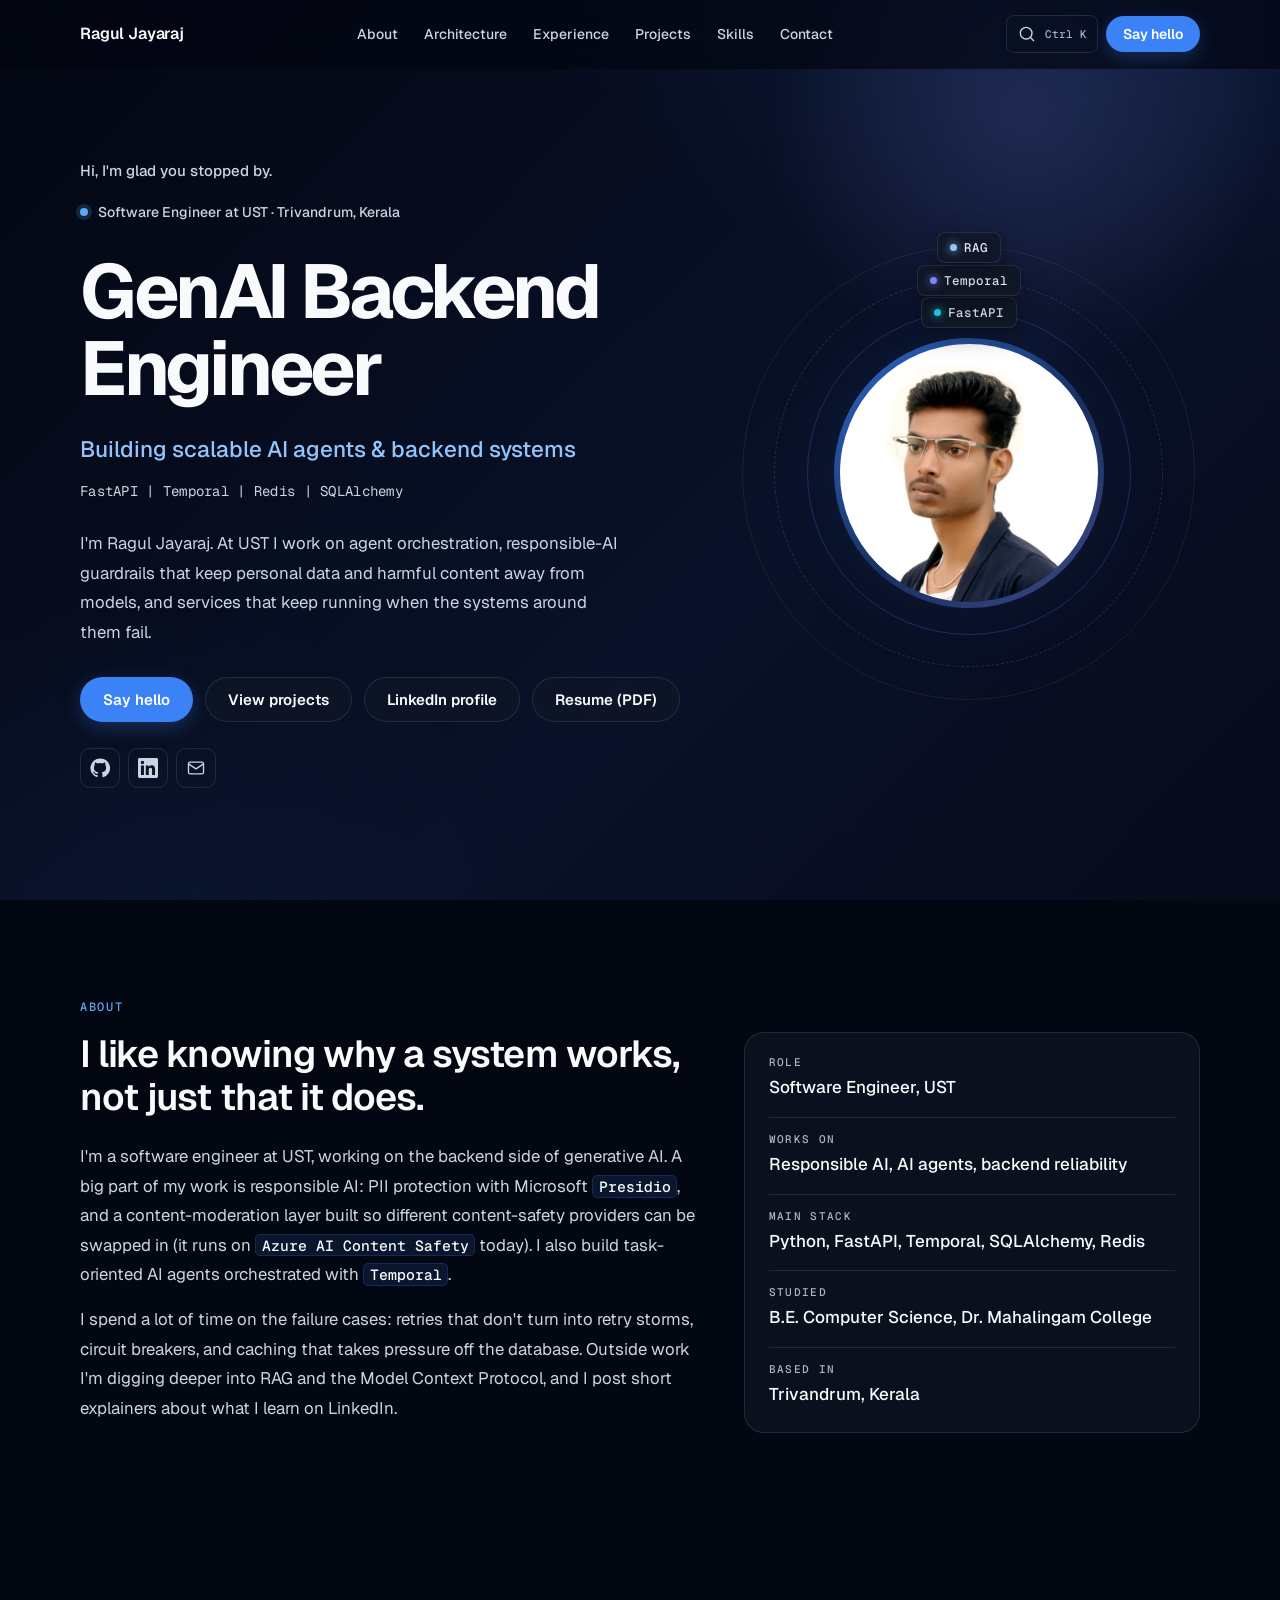
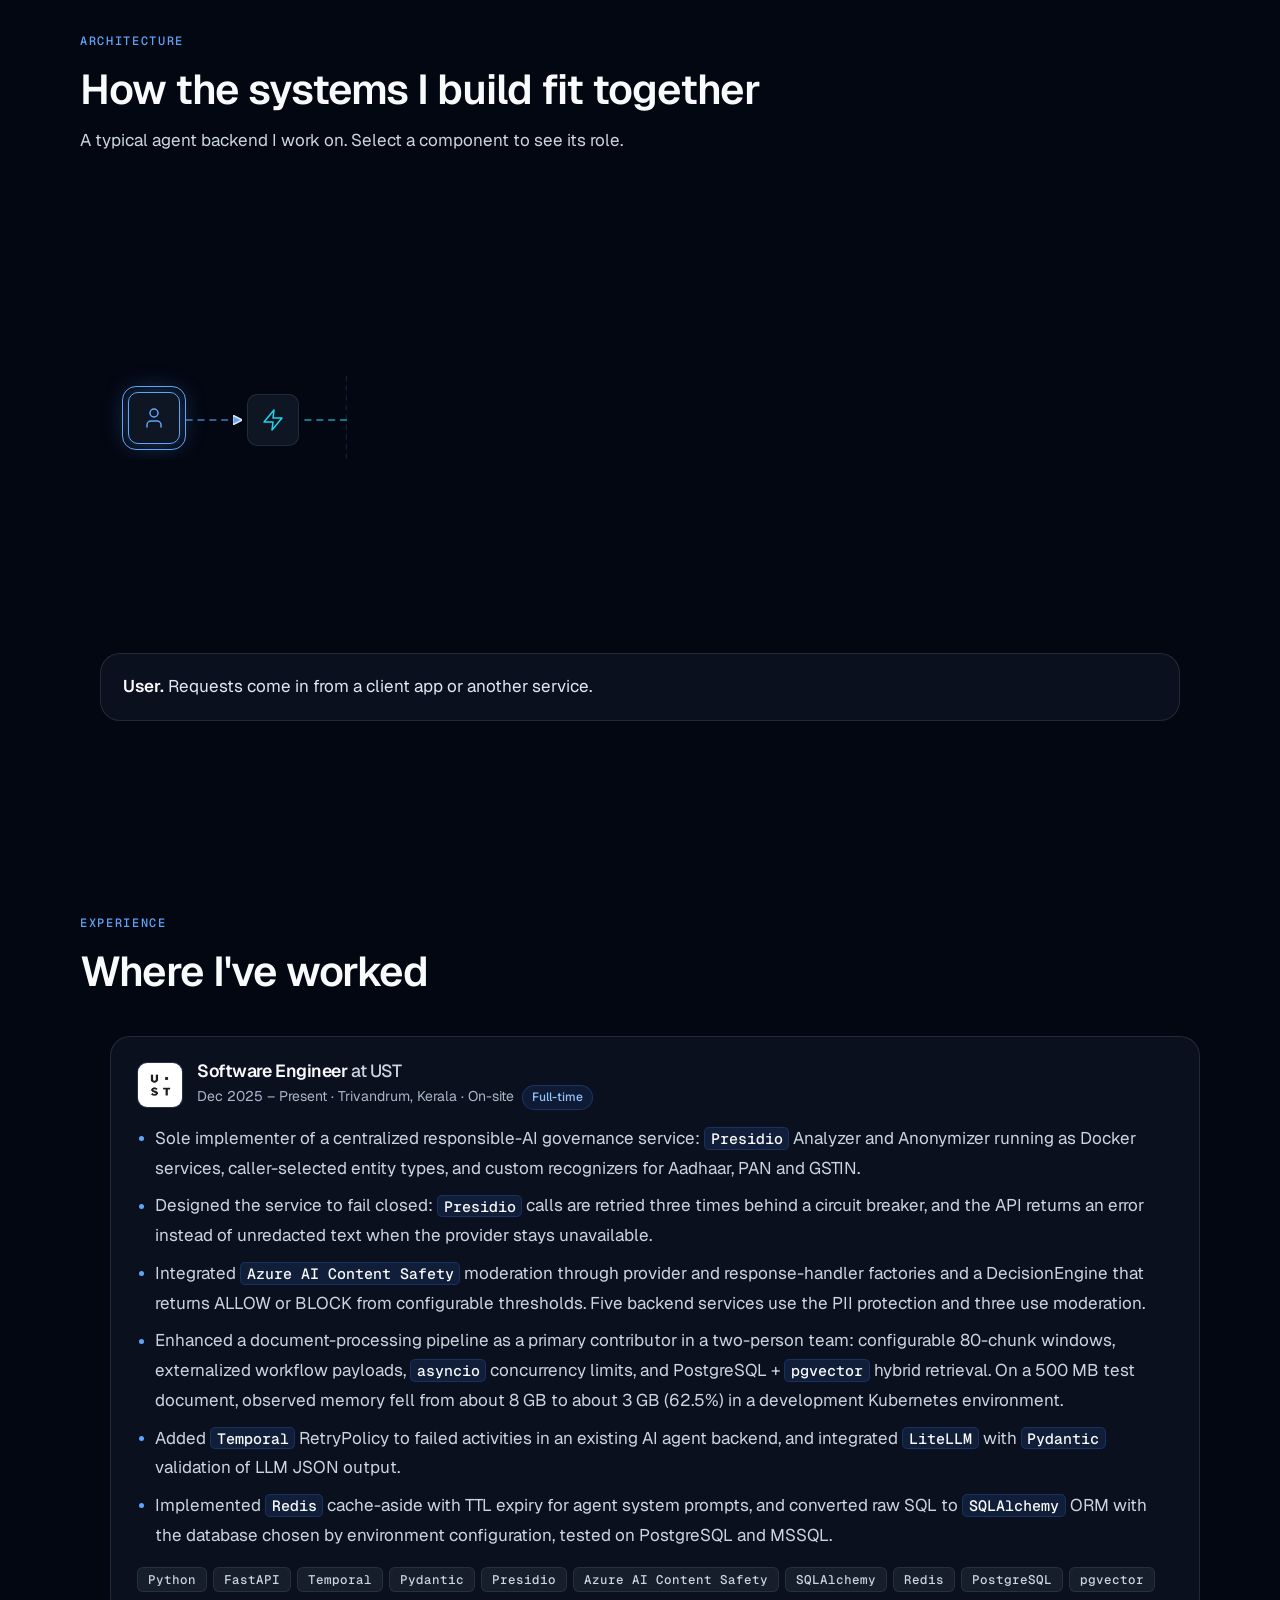
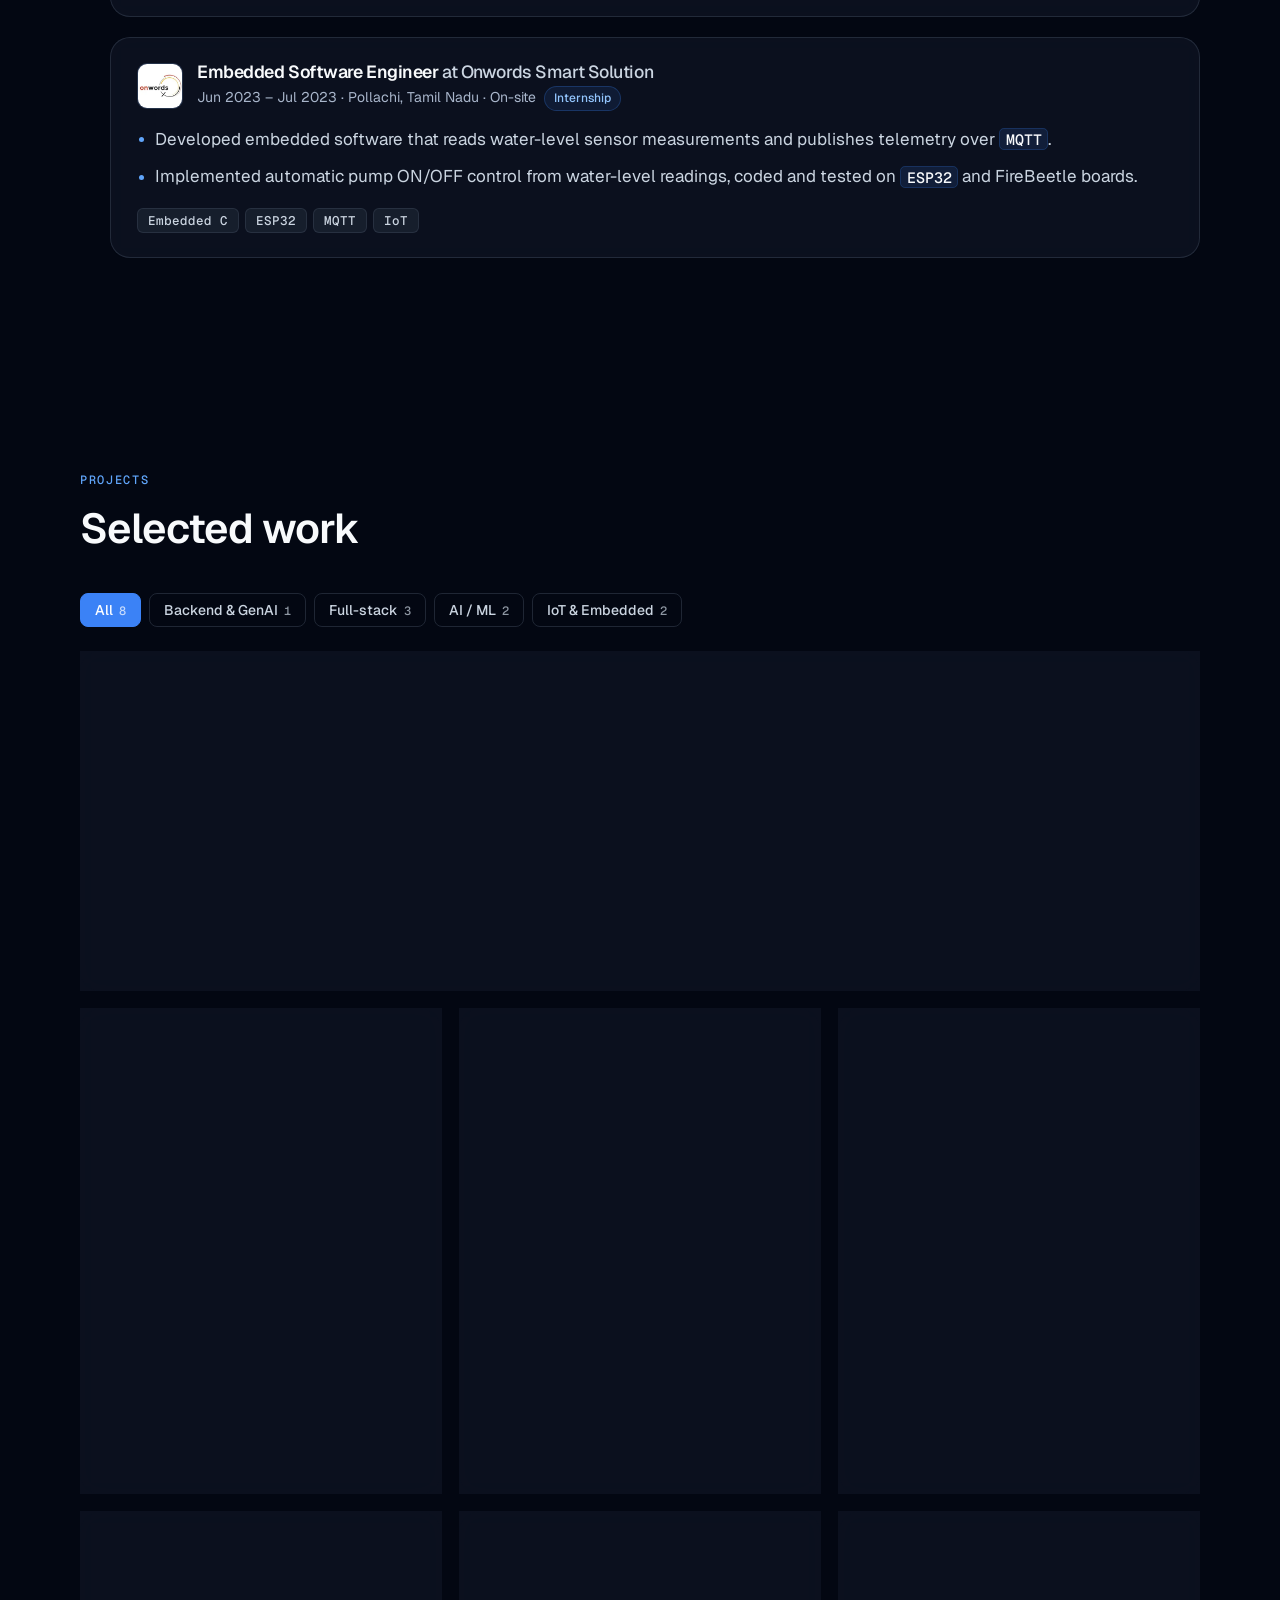
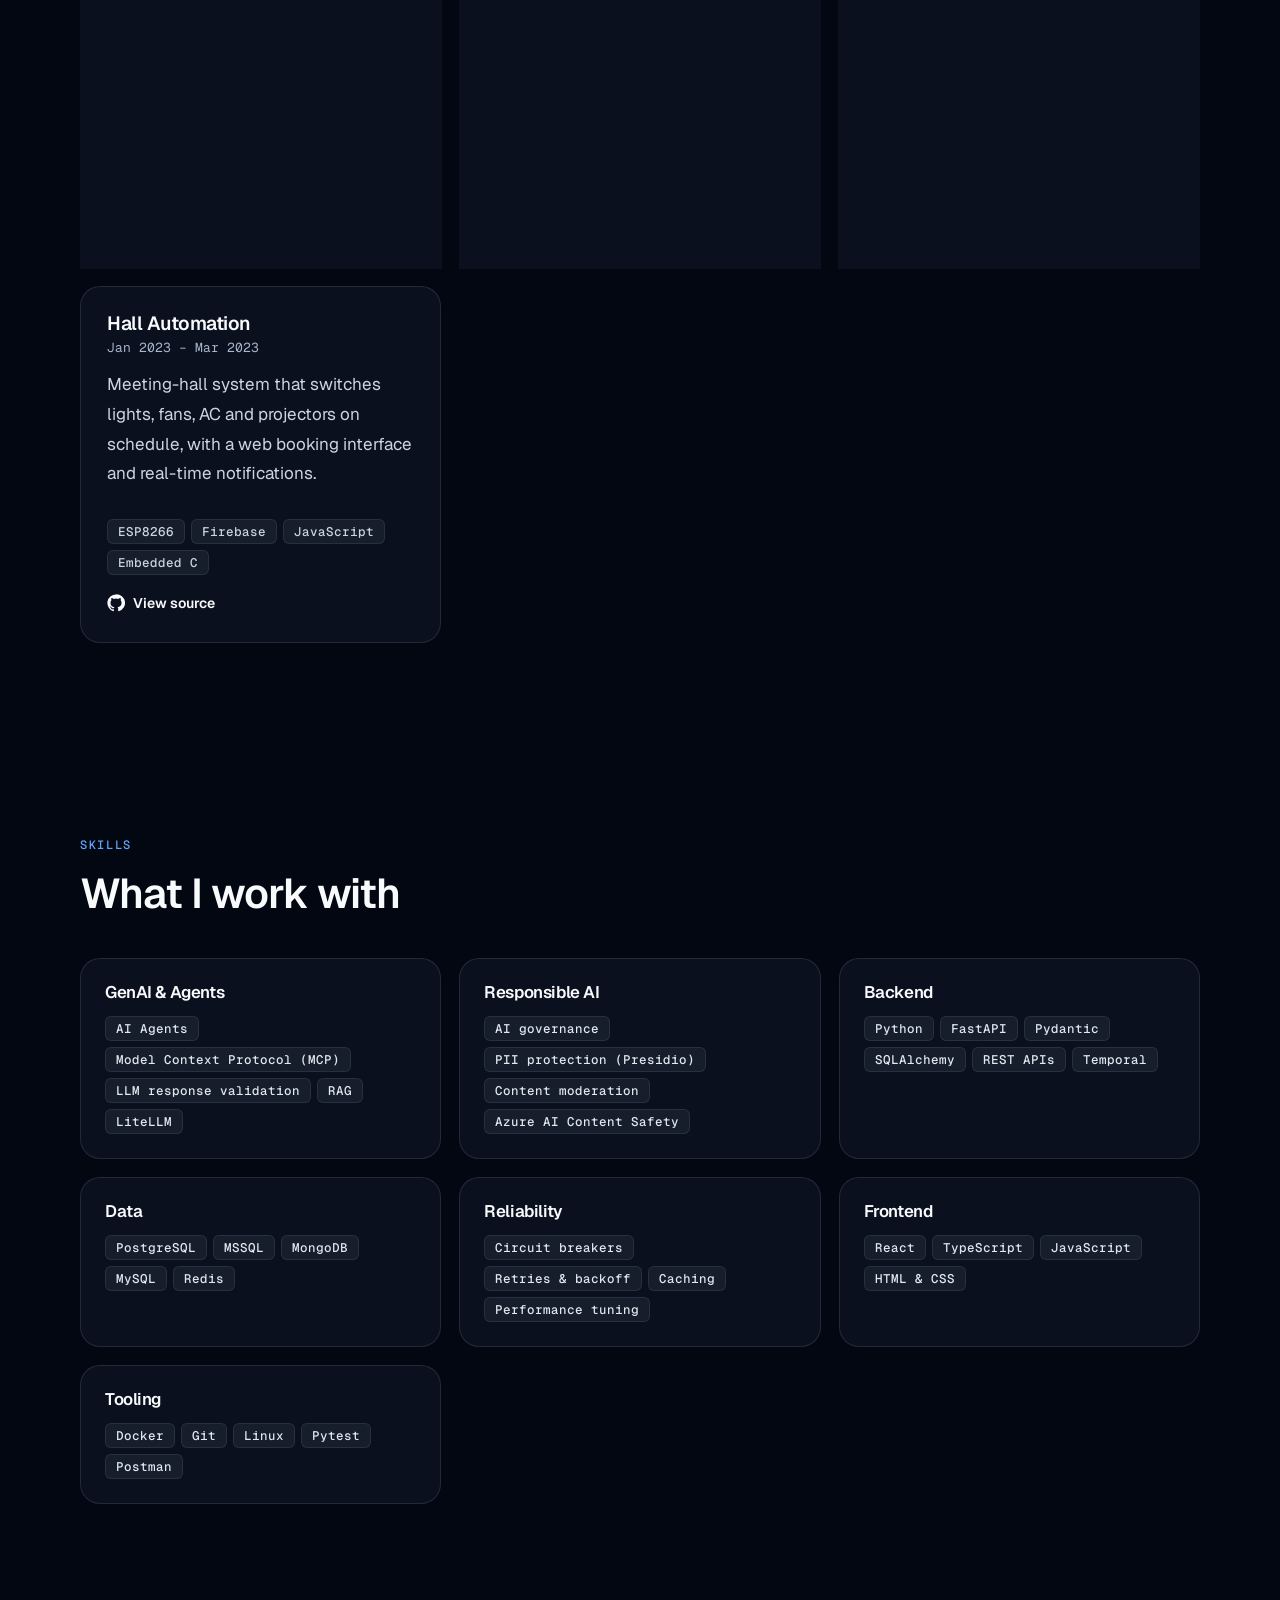
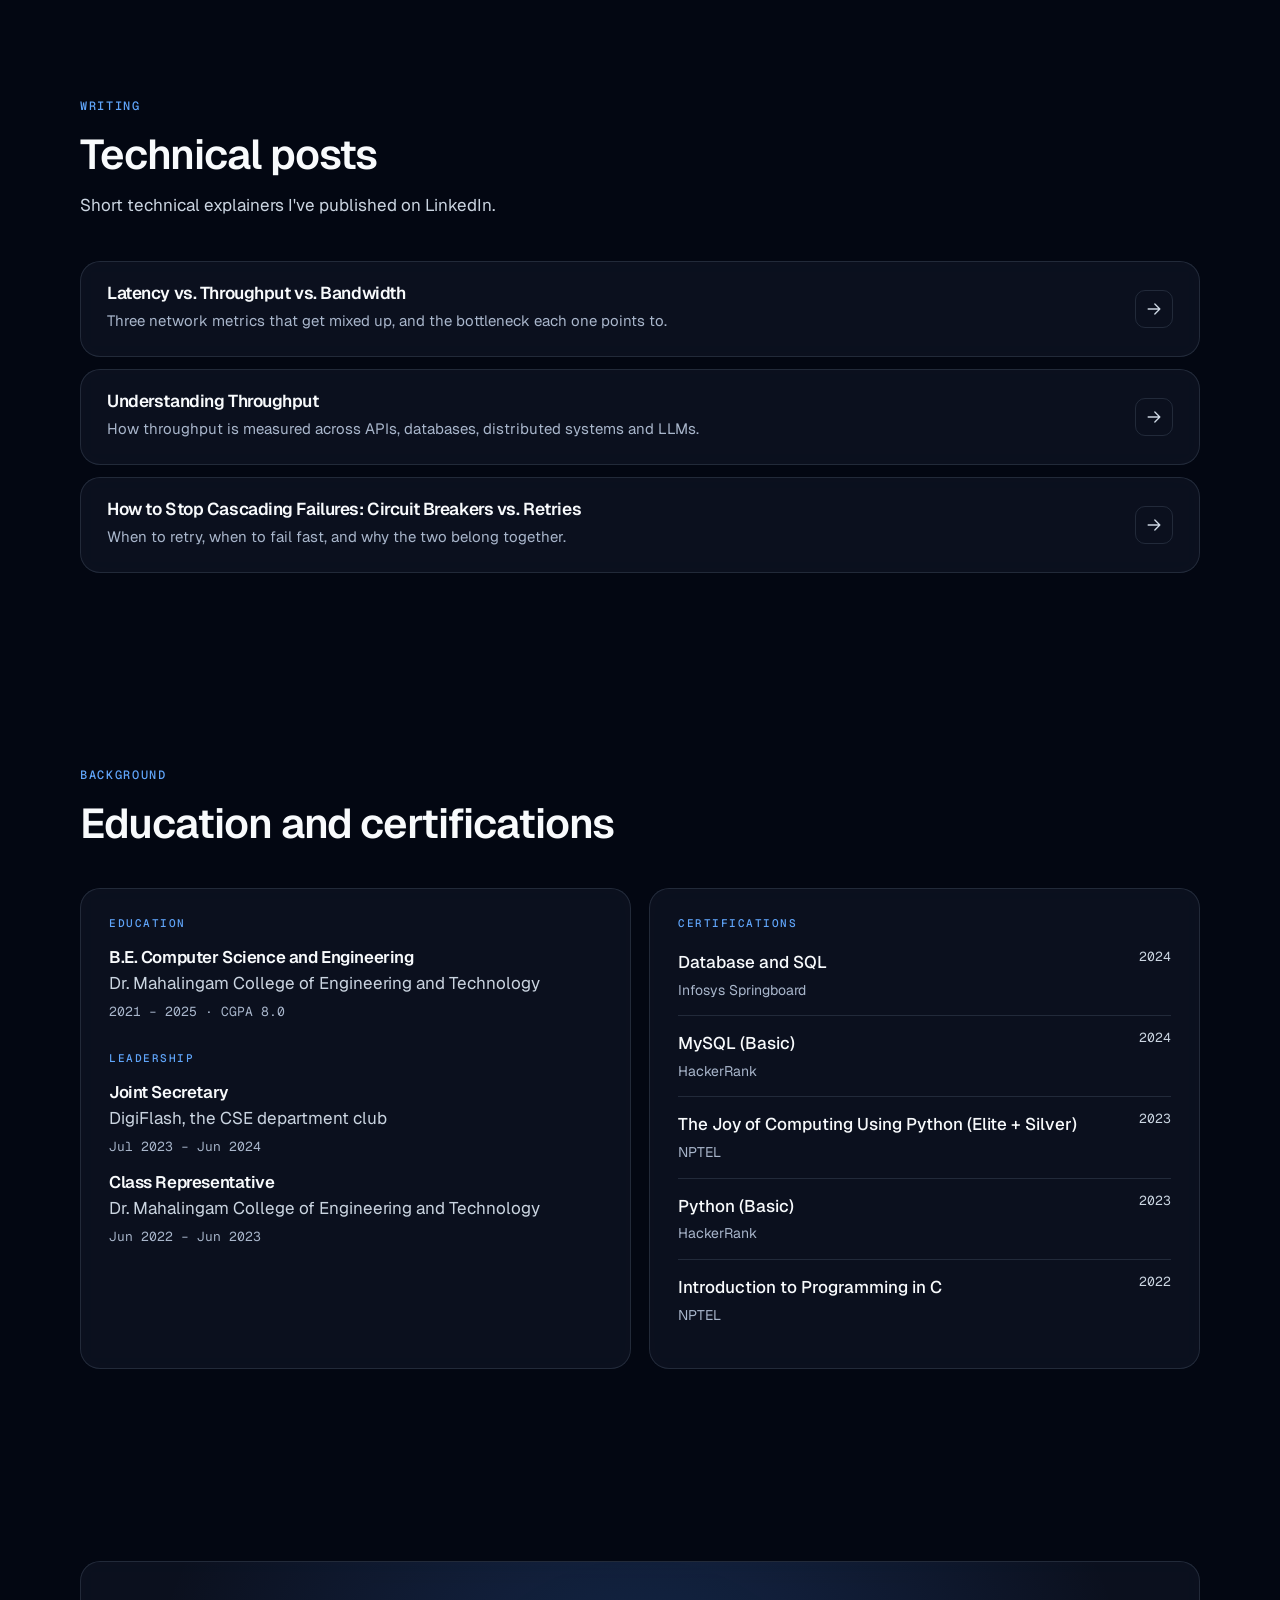
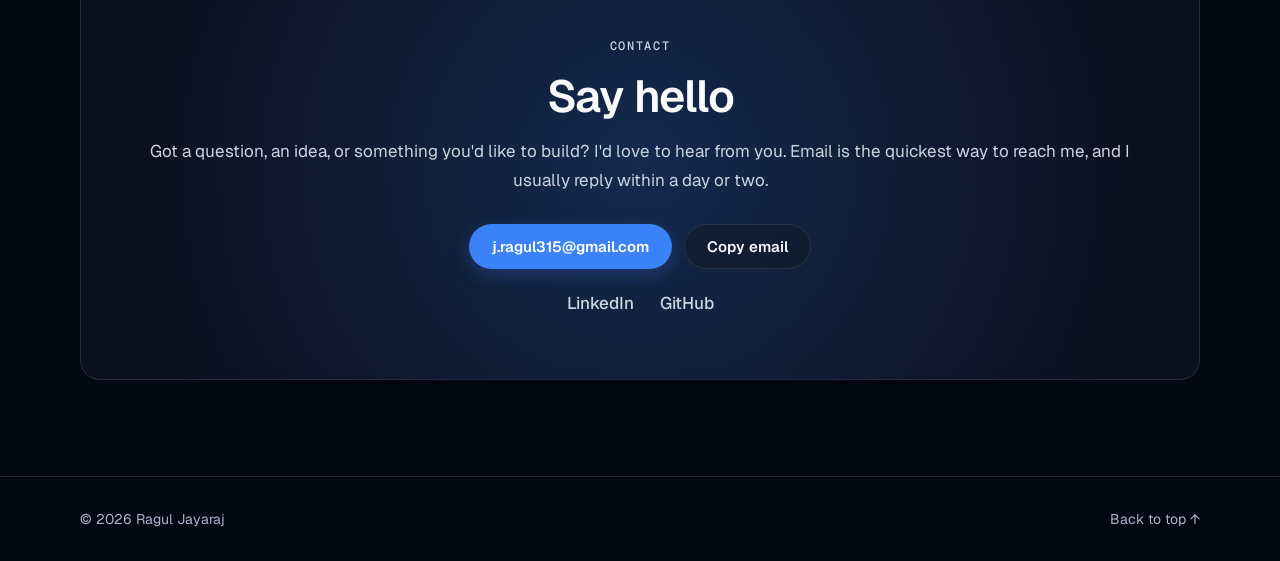
<file: index.html>
<!DOCTYPE html>
<html lang="en">
<head>
  <meta charset="UTF-8">
  <meta name="viewport" content="width=device-width, initial-scale=1.0">
  <title>Ragul Jayaraj | GenAI Backend Engineer</title>
  <meta name="description" content="Ragul Jayaraj is a GenAI backend engineer at UST working on responsible-AI guardrails and AI agents with FastAPI, Temporal, Presidio and Redis.">
  <meta name="author" content="Ragul Jayaraj">
  <meta name="theme-color" content="#030712">
  <meta name="color-scheme" content="dark">
  <link rel="canonical" href="https://ragul315.github.io/portfolio/">

  <meta property="og:type" content="profile">
  <meta property="og:title" content="Ragul Jayaraj | GenAI Backend Engineer">
  <meta property="og:description" content="Building scalable AI agents and backend systems. FastAPI, Temporal, Redis, SQLAlchemy.">
  <meta property="og:url" content="https://ragul315.github.io/portfolio/">
  <meta property="og:image" content="https://ragul315.github.io/portfolio/assets/img/og-image.png">
  <meta property="og:image:width" content="1200">
  <meta property="og:image:height" content="630">
  <meta name="twitter:card" content="summary_large_image">

  <link rel="icon" href="assets/img/favicon.svg" type="image/svg+xml">
  <link rel="apple-touch-icon" href="assets/img/apple-touch-icon.png">

  <link rel="preconnect" href="https://fonts.googleapis.com">
  <link rel="preconnect" href="https://fonts.gstatic.com" crossorigin>
  <link href="https://fonts.googleapis.com/css2?family=Geist:wght@400;500;600;700&family=Geist+Mono:wght@400;500&display=swap" rel="stylesheet">
  <link rel="stylesheet" href="assets/css/style.css?v=3">
  <script>document.documentElement.classList.add("js");</script>

  <script type="application/ld+json">
  {
    "@context": "https://schema.org",
    "@type": "Person",
    "name": "Ragul Jayaraj",
    "jobTitle": "GenAI Backend Engineer",
    "worksFor": { "@type": "Organization", "name": "UST" },
    "alumniOf": "Dr. Mahalingam College of Engineering and Technology",
    "url": "https://ragul315.github.io/portfolio/",
    "sameAs": ["https://www.linkedin.com/in/ragul315", "https://github.com/ragul315"]
  }
  </script>
  <script src="assets/js/data.js?v=3" defer></script>
  <script src="assets/js/main.js?v=3" defer></script>
</head>
<body>
  <a class="skip-link" href="#main">Skip to content</a>
  <div class="backdrop" aria-hidden="true"></div>
  <div class="scroll-progress" aria-hidden="true"></div>

  <header class="site-header">
    <nav class="nav container" aria-label="Primary">
      <a class="brand" href="#top" data-bind="profile.name"></a>
      <ul class="nav-links" id="nav-links">
        <li><a href="#about">About</a></li>
        <li><a href="#architecture">Architecture</a></li>
        <li><a href="#experience">Experience</a></li>
        <li><a href="#projects">Projects</a></li>
        <li><a href="#skills">Skills</a></li>
        <li><a href="#contact">Contact</a></li>
      </ul>
      <div class="nav-actions">
        <button class="ghost-btn search-btn" type="button" data-open-palette aria-label="Search the site">
          <svg viewBox="0 0 24 24" aria-hidden="true"><circle cx="11" cy="11" r="7"/><path d="m20 20-3.5-3.5"/></svg>
          <kbd>Ctrl K</kbd>
        </button>
        <a class="btn btn-primary btn-sm nav-cta" href="#contact">Say hello</a>
        <button class="ghost-btn menu-btn" type="button" id="menu-toggle" aria-label="Open menu" aria-expanded="false" aria-controls="nav-links">
          <svg viewBox="0 0 24 24" aria-hidden="true"><path d="M4 7h16M4 12h16M4 17h16"/></svg>
        </button>
      </div>
    </nav>
  </header>

  <main id="main">
    <section class="hero container" id="top">
      <div class="hero-text">
        <p class="greeting hero-in" style="--d:0">Hi, I'm glad you stopped by.</p>
        <p class="eyebrow hero-in" style="--d:1"><span class="eyebrow-dot"></span><span data-bind="profile.status"></span></p>
        <h1 id="hero-title" class="hero-in" style="--d:2"></h1>
        <p class="hero-sub hero-in" style="--d:3" data-bind="profile.tagline"></p>
        <p class="hero-stack mono hero-in" style="--d:4" id="hero-stack"></p>
        <p class="hero-lede hero-in" style="--d:5" id="hero-intro"></p>
        <div class="hero-cta hero-in" style="--d:6">
          <a class="btn btn-primary" href="#contact">Say hello</a>
          <a class="btn btn-outline" href="#projects">View projects</a>
          <a class="btn btn-outline" data-link="linkedin" target="_blank" rel="noopener">LinkedIn profile</a>
          <a class="btn btn-outline" href="assets/Ragul_Jayaraj_Resume.pdf" download>Resume (PDF)</a>
        </div>
        <ul class="social hero-in" style="--d:7" aria-label="Profiles">
          <li><a data-link="github" target="_blank" rel="noopener" aria-label="GitHub">
            <svg viewBox="0 0 24 24" aria-hidden="true" class="fill"><path d="M12 .5a11.5 11.5 0 0 0-3.64 22.41c.58.1.79-.25.79-.56v-2c-3.2.7-3.88-1.37-3.88-1.37-.53-1.33-1.28-1.69-1.28-1.69-1.05-.71.08-.7.08-.7 1.16.08 1.77 1.19 1.77 1.19 1.03 1.77 2.7 1.26 3.36.96.1-.75.4-1.26.73-1.55-2.56-.29-5.25-1.28-5.25-5.69 0-1.26.45-2.29 1.19-3.1-.12-.29-.52-1.46.11-3.05 0 0 .97-.31 3.17 1.18a11 11 0 0 1 5.77 0c2.2-1.49 3.17-1.18 3.17-1.18.63 1.59.23 2.76.11 3.05.74.81 1.19 1.84 1.19 3.1 0 4.42-2.7 5.39-5.27 5.68.41.36.78 1.06.78 2.14v3.17c0 .31.21.67.8.56A11.5 11.5 0 0 0 12 .5z"/></svg>
          </a></li>
          <li><a data-link="linkedin" target="_blank" rel="noopener" aria-label="LinkedIn">
            <svg viewBox="0 0 24 24" aria-hidden="true" class="fill"><path d="M20.45 20.45h-3.56v-5.57c0-1.33-.03-3.04-1.85-3.04-1.86 0-2.14 1.45-2.14 2.94v5.67H9.35V9h3.41v1.56h.05c.48-.9 1.64-1.85 3.37-1.85 3.6 0 4.27 2.37 4.27 5.46v6.28zM5.34 7.43a2.06 2.06 0 1 1 0-4.13 2.06 2.06 0 0 1 0 4.13zM7.12 20.45H3.56V9h3.56v11.45zM22.22 0H1.77C.79 0 0 .77 0 1.73v20.54C0 23.23.79 24 1.77 24h20.45c.98 0 1.78-.77 1.78-1.73V1.73C24 .77 23.2 0 22.22 0z"/></svg>
          </a></li>
          <li><a data-link="email" aria-label="Email">
            <svg viewBox="0 0 24 24" aria-hidden="true"><rect x="3" y="5" width="18" height="14" rx="2"/><path d="m3 7 9 6 9-6"/></svg>
          </a></li>
        </ul>
      </div>

      <div class="hero-photo hero-in" style="--d:2" id="hero-photo">
        <picture>
          <source srcset="assets/img/profile.webp" type="image/webp">
          <img src="assets/img/profile.jpg" alt="" width="640" height="640" fetchpriority="high">
        </picture>
      </div>
    </section>

    <section class="section container" id="about">
      <p class="label mono">About</p>
      <div class="about-grid">
        <div class="about-copy reveal" id="about-copy"></div>
        <dl class="card facts reveal" id="about-facts"></dl>
      </div>
    </section>

    <section class="section container" id="architecture">
      <p class="label mono">Architecture</p>
      <h2 class="section-title">How the systems I build fit together</h2>
      <p class="section-sub" data-bind="architecture.subtitle"></p>
      <div class="arch-scroll reveal">
        <div class="arch" id="arch"></div>
      </div>
      <p class="arch-hint mono">Scroll sideways to see the full diagram →</p>
      <p class="card arch-detail reveal" id="arch-detail" aria-live="polite">Select a component above to see what it does.</p>
    </section>

    <section class="section container" id="experience">
      <p class="label mono">Experience</p>
      <h2 class="section-title">Where I've worked</h2>
      <ol class="timeline" id="timeline"></ol>
    </section>

    <section class="section container" id="projects">
      <p class="label mono">Projects</p>
      <h2 class="section-title">Selected work</h2>
      <div class="filters" role="group" aria-label="Filter projects" id="project-filters"></div>
      <div class="project-grid" id="project-grid"></div>
    </section>

    <section class="section container" id="skills">
      <p class="label mono">Skills</p>
      <h2 class="section-title">What I work with</h2>
      <div class="skills-grid" id="skills-grid"></div>
    </section>

    <section class="section container" id="writing">
      <p class="label mono">Writing</p>
      <h2 class="section-title">Technical posts</h2>
      <p class="section-sub" data-bind="writing.subtitle"></p>
      <div class="writing-list" id="writing-list"></div>
    </section>

    <section class="section container" id="education">
      <p class="label mono">Background</p>
      <h2 class="section-title">Education and certifications</h2>
      <div class="background-grid">
        <div class="card panel reveal">
          <h3 class="panel-title mono">Education</h3>
          <div id="education-list"></div>
          <h3 class="panel-title mono spaced">Leadership</h3>
          <div class="lead-list" id="leadership-list"></div>
        </div>
        <div class="card panel reveal">
          <h3 class="panel-title mono">Certifications</h3>
          <ul class="cert-list" id="cert-list"></ul>
        </div>
      </div>
    </section>

    <section class="section container" id="contact">
      <div class="card contact-card reveal">
        <p class="label mono">Contact</p>
        <h2 data-bind="contact.heading"></h2>
        <p data-bind="contact.text"></p>
        <div class="contact-actions">
          <a class="btn btn-primary" data-link="email" data-bind="profile.email"></a>
          <button class="btn btn-outline" type="button" id="copy-email">Copy email</button>
        </div>
        <div class="contact-links">
          <a data-link="linkedin" target="_blank" rel="noopener">LinkedIn</a>
          <a data-link="github" target="_blank" rel="noopener">GitHub</a>
        </div>
      </div>
    </section>
  </main>

  <footer class="site-footer">
    <div class="container footer-inner">
      <p>© <span id="year"></span> <span data-bind="profile.name"></span></p>
      <a href="#top">Back to top ↑</a>
    </div>
  </footer>

  <div class="palette" id="palette" hidden>
    <div class="palette-backdrop" data-close-palette></div>
    <div class="palette-panel" role="dialog" aria-modal="true" aria-label="Search">
      <input class="palette-input" id="palette-input" type="text" placeholder="Search sections and links" autocomplete="off" aria-label="Search" aria-controls="palette-list">
      <ul class="palette-list" id="palette-list" role="listbox"></ul>
      <p class="palette-hint mono">↑ ↓ to move · Enter to open · Esc to close</p>
    </div>
  </div>

  <div class="toast" id="toast" role="status" aria-live="polite"></div>

  <noscript>
    <p class="noscript container">Ragul Jayaraj, GenAI Backend Engineer. This page needs JavaScript to show its content.
      You can also find me on <a href="https://www.linkedin.com/in/ragul315">LinkedIn</a>,
      <a href="https://github.com/ragul315">GitHub</a> or at j.ragul315@gmail.com.</p>
  </noscript>
</body>
</html>
</file>
<file: assets/css/style.css>
/* Palette mirrors the LinkedIn banner: gray-950 base, blue/indigo/purple accents */
:root {
  --bg: #030712;
  --text: #f8fafc;
  --soft: #e2e8f0;
  --muted: #cbd5e1;
  --dim: #a9b6cb;
  --card: rgba(17, 24, 39, 0.62);
  --line: rgba(55, 65, 81, 0.55);
  --line-hi: rgba(59, 130, 246, 0.55);
  --accent: #3b82f6;
  --accent-hi: #60a5fa;
  --blue: #93c5fd;
  --radius: 20px;
  --sans: "Geist", "Segoe UI", system-ui, -apple-system, sans-serif;
  --mono: "Geist Mono", ui-monospace, "Cascadia Code", Consolas, monospace;
  color-scheme: dark;
}

*, *::before, *::after { box-sizing: border-box; }
html { scroll-behavior: smooth; scroll-padding-top: 84px; -webkit-text-size-adjust: 100%; background: var(--bg); }
body { margin: 0; font: 400 17px/1.75 var(--sans); color: var(--soft); background: transparent; -webkit-font-smoothing: antialiased; }
img { max-width: 100%; display: block; }
a { color: inherit; text-decoration: none; }
h1, h2, h3, h4 { margin: 0; color: var(--text); font-weight: 600; line-height: 1.15; letter-spacing: -0.025em; }
p { margin: 0 0 1rem; }
ul, ol { margin: 0; padding: 0; list-style: none; }
.mono { font-family: var(--mono); }
code { font: 500 .88em var(--mono); color: var(--text); background: rgba(59, 130, 246, .12); border: 1px solid rgba(59, 130, 246, .2); padding: .05em .38em; border-radius: 5px; white-space: nowrap; }
:focus-visible { outline: 2px solid var(--accent-hi); outline-offset: 3px; border-radius: 6px; }
svg { width: 20px; height: 20px; fill: none; stroke: currentColor; stroke-width: 1.6; stroke-linecap: round; stroke-linejoin: round; }
svg.fill { fill: currentColor; stroke: none; }
.container { width: min(1120px, 100% - 40px); margin-inline: auto; }
main { overflow-x: clip; }

.skip-link { position: absolute; left: 12px; top: -50px; z-index: 100; padding: 8px 14px; border-radius: 8px; background: var(--accent); color: #fff; }
.skip-link:focus { top: 12px; }

/* ---------- Background ---------- */
.backdrop {
  position: fixed; inset: 0; z-index: -1; pointer-events: none;
  background:
    radial-gradient(700px 500px at 82% -5%, rgba(59, 130, 246, 0.12), transparent 70%),
    radial-gradient(600px 500px at 10% 105%, rgba(59, 130, 246, 0.05), transparent 70%),
    linear-gradient(135deg, #030712 0%, rgba(23, 37, 84, 0.34) 60%, rgba(30, 27, 75, 0.14) 100%),
    var(--bg);
}
.scroll-progress { position: fixed; top: 0; left: 0; z-index: 60; height: 2px; width: 100%; background: linear-gradient(90deg, #3b82f6, #60a5fa 80%, #818cf8); transform-origin: 0 50%; transform: scaleX(0); }

/* ---------- Cards (glass) ---------- */
.card {
  position: relative; background: var(--card); border: 1px solid var(--line); border-radius: var(--radius);
  backdrop-filter: blur(12px); -webkit-backdrop-filter: blur(12px);
}
.hover-card { overflow: hidden; transition: border-color .25s, transform .25s; }
.hover-card::before {
  content: ""; position: absolute; inset: 0; pointer-events: none; opacity: 0; transition: opacity .25s;
  background: radial-gradient(380px circle at var(--mx, 50%) var(--my, 50%), rgba(59, 130, 246, .09), transparent 50%);
}
.hover-card:hover { border-color: var(--line-hi); transform: translateY(-3px); }
.hover-card:hover::before { opacity: 1; }
.hover-card > * { position: relative; }

/* ---------- Header ---------- */
.site-header {
  position: sticky; top: 0; z-index: 50; border-bottom: 1px solid transparent;
  background: rgba(3, 7, 18, 0.7); backdrop-filter: blur(14px); -webkit-backdrop-filter: blur(14px);
  transition: border-color .25s;
}
.site-header.scrolled { border-bottom-color: var(--line); }
.nav { display: flex; align-items: center; justify-content: space-between; gap: 16px; height: 68px; }
.brand { font-weight: 600; font-size: 16px; color: var(--text); letter-spacing: -0.01em; }
.nav-links { display: flex; gap: 2px; }
.nav-links a { display: block; padding: 6px 12px; border-radius: 8px; font-size: 14px; font-weight: 500; color: var(--muted); transition: color .2s, background .2s; }
.nav-links a:hover { color: var(--text); }
.nav-links a.active { color: var(--text); background: rgba(59, 130, 246, .14); }
.nav-actions { display: flex; align-items: center; gap: 8px; }
.ghost-btn {
  display: inline-flex; align-items: center; gap: 8px; height: 38px; padding: 0 10px; border-radius: 8px; cursor: pointer;
  font: 500 13px var(--sans); color: var(--muted); background: transparent; border: 1px solid var(--line); transition: color .2s, border-color .2s;
}
.ghost-btn:hover { color: var(--text); border-color: var(--line-hi); }
.ghost-btn kbd { font: 500 11px var(--mono); color: var(--dim); }
.menu-btn { display: none; }

/* ---------- Buttons ---------- */
.btn {
  display: inline-flex; align-items: center; justify-content: center; padding: 12px 22px; border-radius: 999px; cursor: pointer;
  font: 600 15px var(--sans); border: 1px solid transparent; transition: background .2s, border-color .2s, color .2s, transform .2s, box-shadow .2s;
}
.btn-sm { padding: 8px 16px; font-size: 14px; }
.btn-primary { color: #fff; background: var(--accent); box-shadow: 0 6px 18px rgba(59, 130, 246, .25); }
.btn-primary:hover { background: #2563eb; transform: translateY(-2px); box-shadow: 0 10px 26px rgba(59, 130, 246, .35); }
.btn-outline { color: var(--text); background: rgba(17, 24, 39, .5); border-color: var(--line); }
.btn-outline:hover { border-color: var(--line-hi); }

/* ---------- Hero ---------- */
.hero { display: grid; grid-template-columns: 1.3fr 1fr; align-items: center; gap: 56px; min-height: calc(100vh - 68px); padding-block: 56px 80px; }
.eyebrow { display: inline-flex; align-items: center; gap: 10px; margin-bottom: 28px; font-size: 14px; font-weight: 500; color: var(--muted); }
.eyebrow-dot { width: 8px; height: 8px; border-radius: 50%; background: #60a5fa; box-shadow: 0 0 0 4px rgba(96, 165, 250, .18); }
.hero h1 { font-size: clamp(2.8rem, 6.2vw, 4.75rem); font-weight: 700; line-height: 1.02; letter-spacing: -0.045em; }
.hero-sub { margin: 22px 0 10px; font-size: clamp(1.15rem, 2vw, 1.4rem); font-weight: 500; color: var(--blue); }
.hero-stack { margin-bottom: 26px; font-size: 14px; color: var(--muted); letter-spacing: .02em; }
.hero-lede { max-width: 540px; color: var(--muted); font-size: 1.05rem; }
.hero-cta { display: flex; flex-wrap: wrap; gap: 12px; margin: 30px 0 26px; }
.social { display: flex; gap: 8px; }
.social a { display: grid; place-items: center; width: 40px; height: 40px; border-radius: 10px; color: var(--muted); border: 1px solid var(--line); transition: color .2s, border-color .2s; }
.social a:hover { color: var(--text); border-color: var(--line-hi); }

.hero-photo { position: relative; justify-self: center; width: min(270px, 60vw); aspect-ratio: 1; }
.hero-photo::before {
  content: ""; position: absolute; inset: 8%; border-radius: 50%; z-index: -1; filter: blur(50px);
  background: radial-gradient(circle, rgba(59, 130, 246, .5), rgba(59, 130, 246, .12) 60%, transparent 70%);
}
.hero-photo img { position: relative; z-index: 1; width: 100%; height: 100%; object-fit: cover; border-radius: 50%; padding: 6px; background: linear-gradient(140deg, rgba(59,130,246,.75), rgba(59,130,246,.25) 55%, rgba(129,140,248,.45)); }

/* Skill chips orbiting the photo; each chip counter-rotates so its text stays upright */
.ring { position: absolute; z-index: 2; border-radius: 50%; border: 1px solid rgba(59, 130, 246, .28); animation: spin 36s linear infinite; }
.ring-1 { inset: -10%; }
.ring-2 { inset: -22%; border-style: dashed; border-color: rgba(148, 163, 184, .2); animation-duration: 52s; animation-direction: reverse; animation-delay: -20s; }
.ring-3 { inset: -34%; border-color: rgba(255, 255, 255, .07); animation-duration: 70s; animation-delay: -45s; }
.orbit-chip { position: absolute; top: 0; left: 50%; z-index: 2; transform: translate(-50%, -50%); }
.orbit-chip > span {
  display: inline-flex; align-items: center; gap: 7px; padding: 6px 12px; border-radius: 8px; white-space: nowrap;
  font: 500 12.5px var(--mono); color: var(--soft); background: rgba(17, 24, 39, .9); border: 1px solid var(--line);
  box-shadow: 0 8px 24px rgba(0, 0, 0, .35); animation: spin 36s linear infinite reverse;
}
.orbit-chip > span::before { content: ""; width: 7px; height: 7px; border-radius: 50%; background: var(--c); box-shadow: 0 0 8px var(--c); }
.ring-2 .orbit-chip > span { animation-duration: 52s; animation-direction: normal; animation-delay: -20s; }
.ring-3 .orbit-chip > span { animation-duration: 70s; animation-delay: -45s; }
@keyframes spin { to { transform: rotate(360deg); } }

/* ---------- Sections ---------- */
.section { padding-block: 96px; }
.label { margin-bottom: 14px; font-size: 12px; font-weight: 500; letter-spacing: .14em; text-transform: uppercase; color: var(--accent-hi); }
.section-title { font-size: clamp(1.8rem, 3.6vw, 2.6rem); font-weight: 600; max-width: 760px; }
.section-sub { margin: 12px 0 0; color: var(--muted); }
.section-title + .filters, .section-title + .skills-grid, .section-title + .timeline, .section-title + .background-grid,
.section-sub + .writing-list, .section-sub + .arch-scroll { margin-top: 40px; }

/* About */
.about-grid { display: grid; grid-template-columns: 1.35fr 1fr; gap: 48px; align-items: start; }
.about-copy h2 { font-size: clamp(1.7rem, 3.2vw, 2.35rem); margin-bottom: 24px; }
.about-copy p { color: var(--muted); font-size: 1.05rem; }
.facts { margin: 0; padding: 8px 24px; }
.facts div { padding: 14px 0; border-bottom: 1px solid var(--line); }
.facts div:last-child { border-bottom: 0; }
.facts dt { font: 500 11px var(--mono); letter-spacing: .12em; text-transform: uppercase; color: var(--dim); }
.facts dd { margin: 4px 0 0; color: var(--text); font-weight: 500; }

/* Architecture diagram (matches the LinkedIn banner) */
.arch-scroll { overflow-x: auto; padding: 8px 0 4px; -webkit-overflow-scrolling: touch; }
.arch { position: relative; width: 100%; max-width: 1080px; min-width: 860px; margin-inline: auto; aspect-ratio: var(--vw) / var(--vh); }
.arch-lines { position: absolute; inset: 0; width: 100%; height: 100%; overflow: visible; }
.edge { fill: none; stroke: var(--c); stroke-width: 2; stroke-opacity: .55; stroke-dasharray: 5 6; animation: flow 1.4s linear infinite; }
@keyframes flow { to { stroke-dashoffset: -11; } }
.lane { fill: rgba(59, 130, 246, .04); stroke: rgba(59, 130, 246, .22); stroke-width: 1; stroke-dasharray: 4 5; }
.lane-label, .edge-label { font: 500 10.5px var(--mono); fill: var(--dim); stroke: none; letter-spacing: .04em; }
.lane-label { text-transform: uppercase; letter-spacing: .1em; fill: #818cf8; }
.node {
  position: absolute; left: calc(var(--x) / var(--vw) * 100%); top: calc(var(--y) / var(--vh) * 100%); transform: translate(-50%, -26px);
  display: flex; flex-direction: column; align-items: center; gap: 8px; padding: 0; cursor: pointer;
  font: inherit; color: inherit; background: none; border: 0;
}
.node-box {
  display: grid; place-items: center; width: 52px; height: 52px; border-radius: 10px; color: var(--c);
  background: rgba(17, 24, 39, .85); border: 1px solid var(--line); transition: border-color .2s, box-shadow .2s, transform .2s;
}
.node-box svg { width: 24px; height: 24px; stroke-width: 1.5; }
.node-label { font-size: 12.5px; font-weight: 500; color: var(--muted); white-space: nowrap; transition: color .2s; }
.node.hub { transform: translate(-50%, -32px); }
.node.hub .node-box { width: 64px; height: 64px; border-color: rgba(99, 102, 241, .5); box-shadow: 0 0 40px rgba(59, 130, 246, .3), 0 0 80px rgba(59, 130, 246, .12); }
.node.hub .node-box svg { width: 30px; height: 30px; }
.node.hub .node-label { font-weight: 600; color: #a5b4fc; }
.node:hover .node-box, .node.active .node-box, .node:focus-visible .node-box { border-color: var(--c); transform: translateY(-2px); box-shadow: 0 0 24px color-mix(in srgb, var(--c) 35%, transparent); }
.node:hover .node-label, .node.active .node-label { color: var(--text); }
.node:focus-visible { outline: none; }
.arch-hint { display: none; margin: 10px 0 0; font-size: 12px; color: var(--dim); }
.arch-detail { margin: 24px auto 0; max-width: 1080px; padding: 18px 22px; color: var(--soft); min-height: 4em; }
.arch-detail strong { color: var(--text); font-weight: 600; }

/* Timeline */
.timeline { position: relative; padding-left: 30px; }
.timeline::before { content: ""; position: absolute; left: 6px; top: 14px; bottom: 14px; width: 1px; background: linear-gradient(180deg, var(--accent), rgba(59,130,246,.2) 70%, transparent); }
.tl-item { position: relative; margin-bottom: 20px; }
.tl-item::before { content: ""; position: absolute; left: -29px; top: 30px; width: 11px; height: 11px; border-radius: 50%; background: var(--bg); border: 2px solid var(--accent-hi); }
.tl-item.current::before { background: var(--accent-hi); box-shadow: 0 0 0 4px rgba(59, 130, 246, .2); }
.tl-card { padding: 24px 26px; }
.tl-head { display: flex; gap: 14px; align-items: center; margin-bottom: 14px; }
.tl-logo {
  flex: none; width: 46px; height: 46px; border-radius: 10px; overflow: hidden; display: grid; place-items: center;
  font: 600 13px var(--sans); color: var(--text); background: rgba(59, 130, 246, .18); border: 1px solid var(--line);
}
.tl-logo img { width: 100%; height: 100%; object-fit: cover; }
.tl-title { font-size: 1.1rem; }
.tl-title span { color: var(--muted); font-weight: 500; }
.tl-meta { margin: 3px 0 0; font-size: 14px; color: var(--dim); }
.pill { display: inline-block; margin-left: 8px; padding: 1px 9px; border-radius: 999px; font-size: 12px; font-weight: 500; color: var(--blue); background: rgba(59, 130, 246, .1); border: 1px solid rgba(59, 130, 246, .25); }
.tl-list { display: grid; gap: 8px; margin-bottom: 16px; }
.tl-list li { position: relative; padding-left: 18px; color: var(--muted); }
.tl-list li::before { content: ""; position: absolute; left: 2px; top: .72em; width: 5px; height: 5px; border-radius: 50%; background: var(--accent-hi); }

.tags { display: flex; flex-wrap: wrap; gap: 6px; }
.tag { padding: 3px 10px; border-radius: 6px; font: 500 12.5px var(--mono); color: var(--muted); background: rgba(31, 41, 55, .6); border: 1px solid var(--line); }

/* Projects */
.filters { display: flex; flex-wrap: wrap; gap: 8px; margin-bottom: 24px; }
.filter { padding: 7px 14px; border-radius: 8px; cursor: pointer; font: 500 14px var(--sans); color: var(--muted); background: transparent; border: 1px solid var(--line); transition: color .2s, border-color .2s, background .2s; }
.filter:hover { color: var(--text); border-color: var(--line-hi); }
.filter[aria-pressed="true"] { color: #fff; background: var(--accent); border-color: var(--accent); }
.filter .count { margin-left: 6px; font: 500 12px var(--mono); opacity: .7; }
.project-grid { display: grid; grid-template-columns: repeat(auto-fill, minmax(320px, 1fr)); gap: 18px; }
.project { display: flex; flex-direction: column; padding: 26px; }
.project.featured { grid-column: 1 / -1; }
.project.featured .project-body { display: grid; grid-template-columns: 1.15fr 1fr; gap: 32px; }
.project.featured h3 { font-size: 1.6rem; }
.project-top { display: flex; justify-content: space-between; align-items: start; gap: 12px; }
.project h3 { font-size: 1.2rem; }
.project-period { margin: 4px 0 14px; font: 400 13px var(--mono); color: var(--dim); }
.project-summary { color: var(--muted); }
.project-highlights { display: grid; gap: 7px; margin-bottom: 16px; }
.project-highlights li { position: relative; padding-left: 18px; color: var(--muted); font-size: 15px; }
.project-highlights li::before { content: ""; position: absolute; left: 2px; top: .7em; width: 5px; height: 5px; border-radius: 50%; background: var(--accent-hi); }
.project-foot { margin-top: auto; display: flex; flex-direction: column; align-items: flex-start; gap: 16px; padding-top: 14px; }
.project-link { display: inline-flex; align-items: center; gap: 8px; font-size: 14px; font-weight: 600; color: var(--text); }
.project-link svg { width: 18px; height: 18px; }
.project-link:hover { color: var(--accent-hi); }
.project.hide { display: none; }
.project.enter { animation: rise .35s ease both; }
@keyframes rise { from { opacity: 0; transform: translateY(10px); } }

/* Skills */
.skills-grid { display: grid; grid-template-columns: repeat(auto-fill, minmax(320px, 1fr)); gap: 18px; }
.skill-card { padding: 24px; }
.skill-card h3 { margin-bottom: 14px; font-size: 1.05rem; }
.skill-card .tag { color: var(--soft); }

/* Writing */
.writing-list { display: grid; gap: 12px; }
.post { display: grid; grid-template-columns: 1fr auto; align-items: center; gap: 24px; padding: 22px 26px; }
.post h3 { font-size: 1.08rem; margin-bottom: 4px; }
.post p { margin: 0; color: var(--dim); font-size: 15px; }
.post-arrow { display: grid; place-items: center; width: 38px; height: 38px; border-radius: 10px; border: 1px solid var(--line); color: var(--muted); transition: color .2s, border-color .2s, transform .2s; }
.post:hover .post-arrow { color: var(--text); border-color: var(--line-hi); transform: translateX(3px); }

/* Background */
.background-grid { display: grid; grid-template-columns: 1fr 1fr; gap: 18px; }
.panel { padding: 28px; }
.panel-title { margin-bottom: 18px; font-size: 11px; font-weight: 500; letter-spacing: .14em; text-transform: uppercase; color: var(--accent-hi); }
.panel-title.spaced { margin-top: 32px; }
.edu-item h4, .lead-item h4 { margin-bottom: 2px; font-size: 1.05rem; }
.edu-item p, .lead-item p { margin: 0; color: var(--muted); }
.edu-item .meta, .lead-item .meta { margin-top: 4px; font: 400 13px var(--mono); color: var(--dim); }
.lead-list { display: grid; gap: 18px; }
.cert-list li { display: flex; justify-content: space-between; gap: 16px; padding: 13px 0; border-bottom: 1px solid var(--line); }
.cert-list li:first-child { padding-top: 0; }
.cert-list li:last-child { border-bottom: 0; }
.cert-name { color: var(--text); font-weight: 500; }
.cert-issuer { display: block; font-size: 14px; color: var(--dim); }
.cert-year { font: 400 13px var(--mono); color: var(--muted); white-space: nowrap; }

/* Contact */
.contact-card { padding: clamp(32px, 6vw, 60px); text-align: center; overflow: hidden; }
.contact-card::before { content: ""; position: absolute; left: 50%; bottom: -70%; width: 90%; aspect-ratio: 1; transform: translateX(-50%); pointer-events: none; background: radial-gradient(closest-side, rgba(59, 130, 246, .22), transparent); }
.contact-card > * { position: relative; }
.contact-card h2 { font-size: clamp(1.8rem, 4vw, 2.8rem); }
.contact-card p { margin-top: 14px; color: var(--muted); }
.contact-actions { display: flex; flex-wrap: wrap; justify-content: center; gap: 12px; margin: 28px 0 20px; }
.contact-links { display: flex; justify-content: center; gap: 26px; font-weight: 500; }
.contact-links a { color: var(--muted); transition: color .2s; }
.contact-links a:hover { color: var(--text); }

/* Footer */
.site-footer { padding-block: 30px; border-top: 1px solid var(--line); }
.footer-inner { display: flex; justify-content: space-between; gap: 12px; font-size: 14px; color: var(--dim); }
.footer-inner p { margin: 0; }
.footer-inner a:hover { color: var(--text); }

/* Search palette */
.palette { position: fixed; inset: 0; z-index: 80; display: grid; place-items: start center; padding-top: 14vh; }
.palette[hidden] { display: none; }
.palette-backdrop { position: absolute; inset: 0; background: rgba(3, 7, 18, .7); backdrop-filter: blur(4px); -webkit-backdrop-filter: blur(4px); }
.palette-panel { position: relative; width: min(560px, 100% - 32px); overflow: hidden; border-radius: var(--radius); background: rgba(17, 24, 39, .92); border: 1px solid var(--line); box-shadow: 0 30px 80px rgba(0, 0, 0, .6); animation: rise .18s ease both; }
.palette-input { width: 100%; padding: 18px 20px; font: 400 16px var(--sans); color: var(--text); background: transparent; border: 0; border-bottom: 1px solid var(--line); outline: none; }
.palette-input::placeholder { color: var(--dim); }
.palette-list { max-height: 320px; overflow-y: auto; padding: 6px; }
.palette-list li { display: flex; justify-content: space-between; align-items: center; gap: 12px; padding: 10px 14px; border-radius: 8px; cursor: pointer; color: var(--muted); }
.palette-list li .hint { font: 400 12px var(--mono); color: var(--dim); }
.palette-list li.selected { color: var(--text); background: rgba(59, 130, 246, .16); }
.palette-list .empty { cursor: default; color: var(--dim); }
.palette-hint { margin: 0; padding: 10px 16px; font-size: 11.5px; color: var(--dim); border-top: 1px solid var(--line); }

.toast { position: fixed; left: 50%; bottom: 28px; z-index: 90; transform: translate(-50%, 20px); opacity: 0; pointer-events: none; padding: 10px 18px; border-radius: 10px; font-size: 14px; font-weight: 500; color: var(--text); background: #111827; border: 1px solid var(--line-hi); transition: opacity .25s, transform .25s; }
.toast.show { opacity: 1; transform: translate(-50%, 0); }
.noscript { padding: 24px 0; color: var(--muted); }

/* Motion: hero entrance, drifting glow, architecture pop-in. Content stays visible unless JS is running. */
.backdrop::before {
  content: ""; position: absolute; width: 560px; height: 560px; left: 58%; top: -18%; border-radius: 50%;
  background: radial-gradient(circle, rgba(129, 140, 248, .16), transparent 66%); filter: blur(8px);
  animation: drift 28s ease-in-out infinite alternate;
}
@keyframes drift { to { transform: translate(-90px, 70px) scale(1.08); } }
.js .hero-in { opacity: 0; transform: translateY(18px); animation: heroIn .8s cubic-bezier(.2, .7, .2, 1) forwards; animation-delay: calc(var(--d, 0) * 110ms + 120ms); }
@keyframes heroIn { to { opacity: 1; transform: none; } }
.greeting { margin-bottom: 12px; font-size: 15px; font-weight: 500; color: var(--muted); }
.js .arch-scroll.visible .node-box { animation: pop .6s cubic-bezier(.2, .8, .2, 1) backwards; animation-delay: calc(var(--i, 0) * 90ms + 150ms); }
@keyframes pop { from { opacity: 0; transform: scale(.55); } }
.node-box { position: relative; }
.node.active .node-box::after {
  content: ""; position: absolute; inset: -7px; border-radius: 14px; border: 1px solid var(--c); pointer-events: none;
  animation: ping 1.4s ease-out infinite !important; animation-iteration-count: infinite !important;
}
@keyframes ping { from { opacity: .9; transform: scale(.92); } to { opacity: 0; transform: scale(1.3); } }

/* Reveal: content stays visible unless JS is running */
.js .reveal { opacity: 0; transform: translateY(16px); transition: opacity .6s ease, transform .6s ease; }
.js .reveal.visible { opacity: 1; transform: none; }
.js .hover-card.reveal.visible { transition: opacity .6s ease, border-color .25s, transform .25s; }
.js .hover-card.reveal.visible:hover { transform: translateY(-3px); }

/* ---------- Responsive ---------- */
@media (max-width: 960px) {
  .hero { grid-template-columns: 1fr; min-height: auto; padding-top: 40px; gap: 48px; }
  .hero-photo { order: -1; justify-self: center; width: min(170px, 44vw); margin-block: 60px 24px; }
  .about-grid, .background-grid { grid-template-columns: 1fr; }
  .project.featured .project-body { grid-template-columns: 1fr; gap: 0; }
}
@media (max-width: 860px) {
  .menu-btn { display: inline-flex; }
  .nav-cta { display: none; }
  .nav-links {
    position: absolute; top: 68px; left: 0; right: 0; flex-direction: column; gap: 2px; padding: 10px 20px 18px;
    background: rgba(3, 7, 18, .96); border-bottom: 1px solid var(--line);
    opacity: 0; visibility: hidden; transform: translateY(-6px); transition: opacity .2s, transform .2s, visibility .2s;
  }
  .nav-links.open { opacity: 1; visibility: visible; transform: none; }
  .nav-links a { padding: 12px; font-size: 16px; }
}
@media (max-width: 1000px) { .arch-hint { display: block; } }
@media (max-width: 560px) {
  body { font-size: 15px; }
  .container { width: calc(100% - 32px); }
  .section { padding-block: 70px; }
  .project-grid, .skills-grid { grid-template-columns: 1fr; }
  .project, .tl-card, .panel, .skill-card { padding: 20px; }
  .post { grid-template-columns: 1fr; gap: 12px; padding: 20px; }
  .cert-list li { flex-direction: column; gap: 2px; }
  .search-btn kbd { display: none; }
}
@media (prefers-reduced-motion: reduce) {
  /* the slow skill orbit around the photo keeps turning; everything else stops */
  :not(.ring, .ring *), ::before, ::after { animation-duration: .001ms !important; animation-iteration-count: 1 !important; }
  *, *::before, *::after { transition-duration: .001ms !important; }
  html { scroll-behavior: auto; }
  .js .reveal { opacity: 1; transform: none; }
}
</file>
